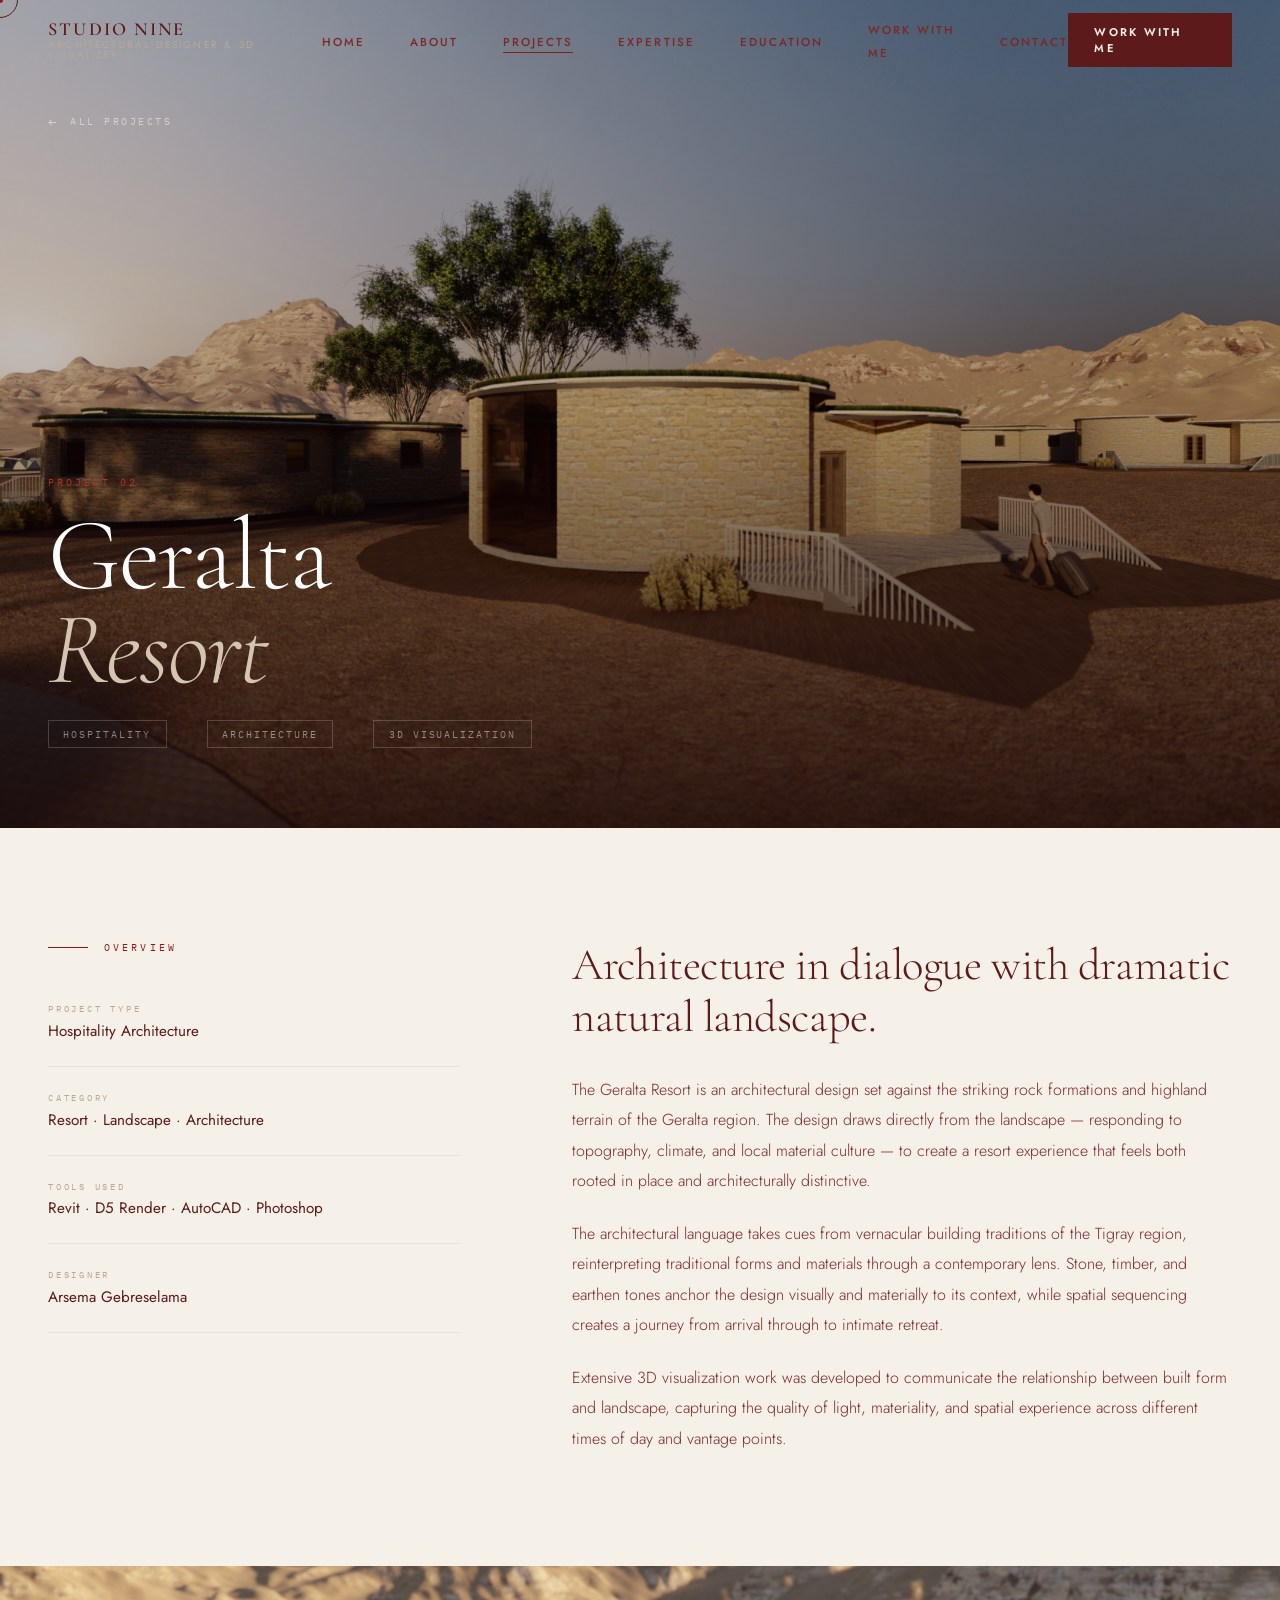
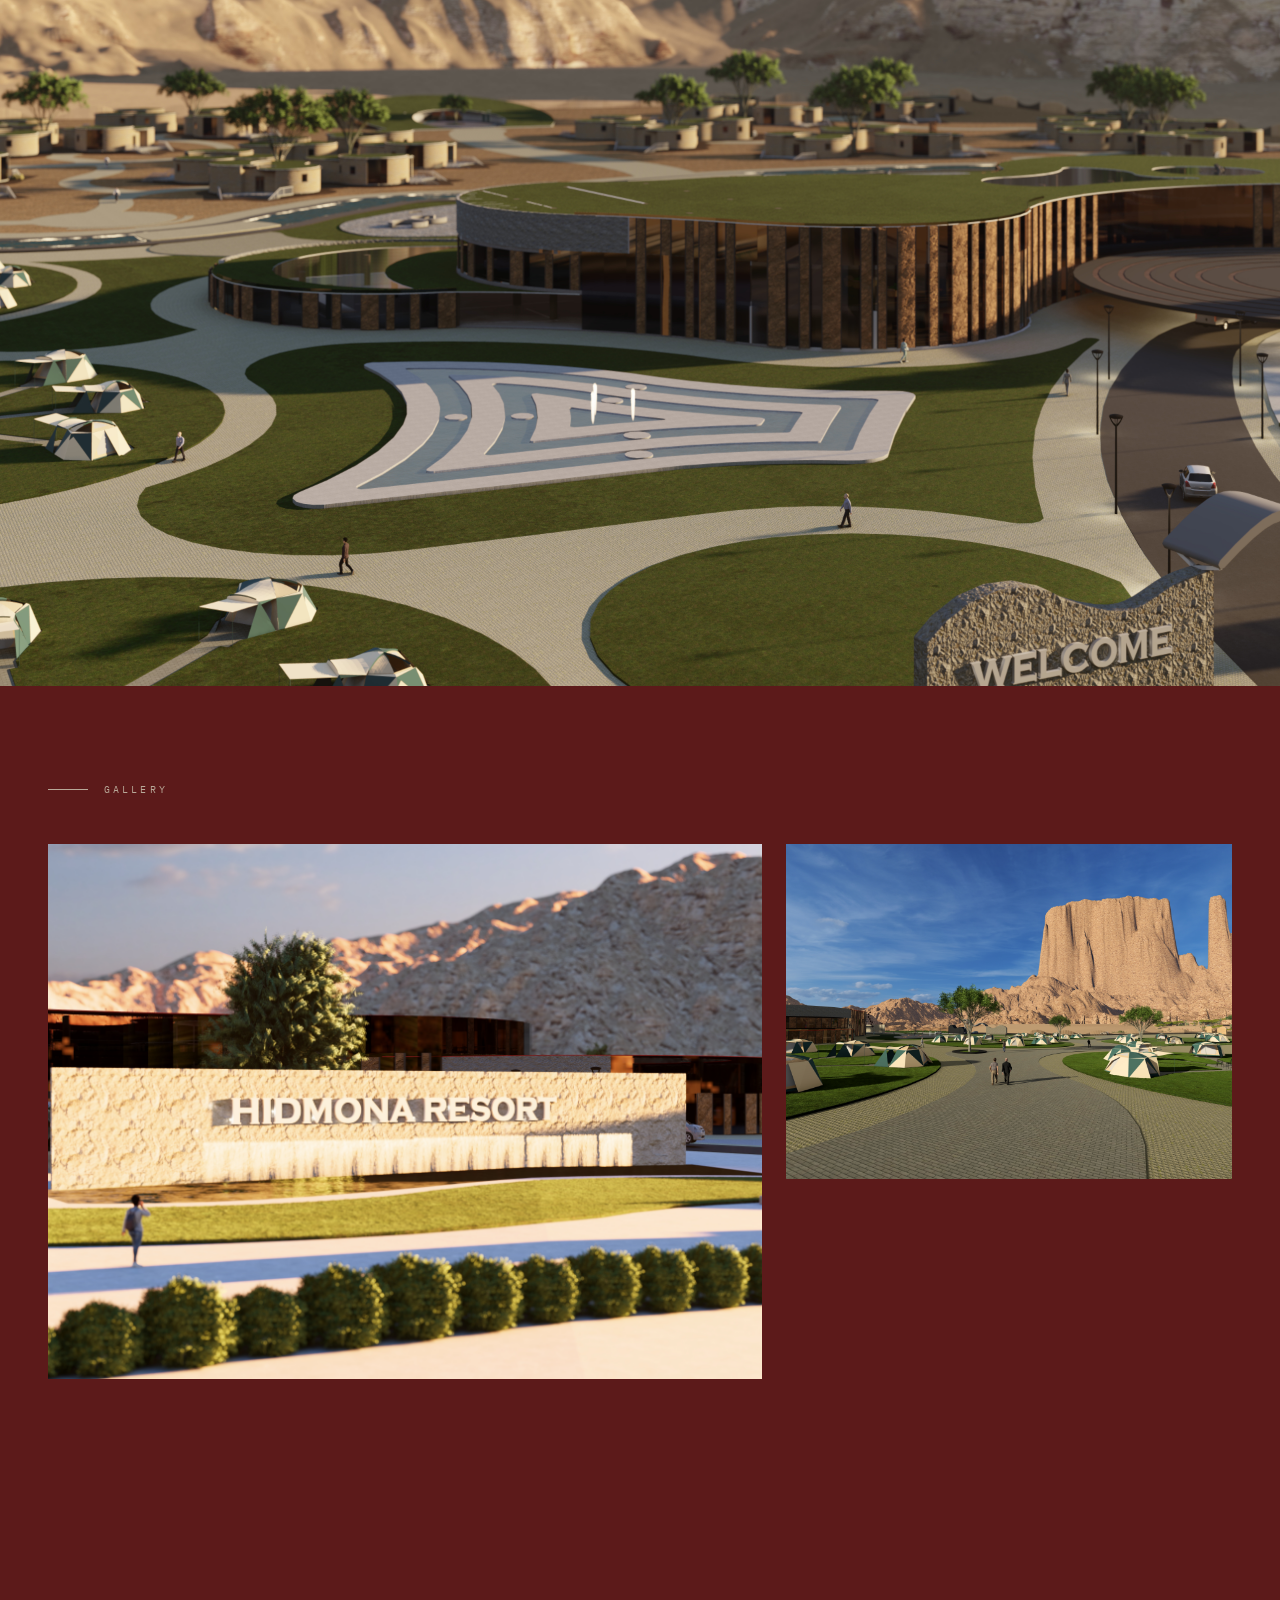
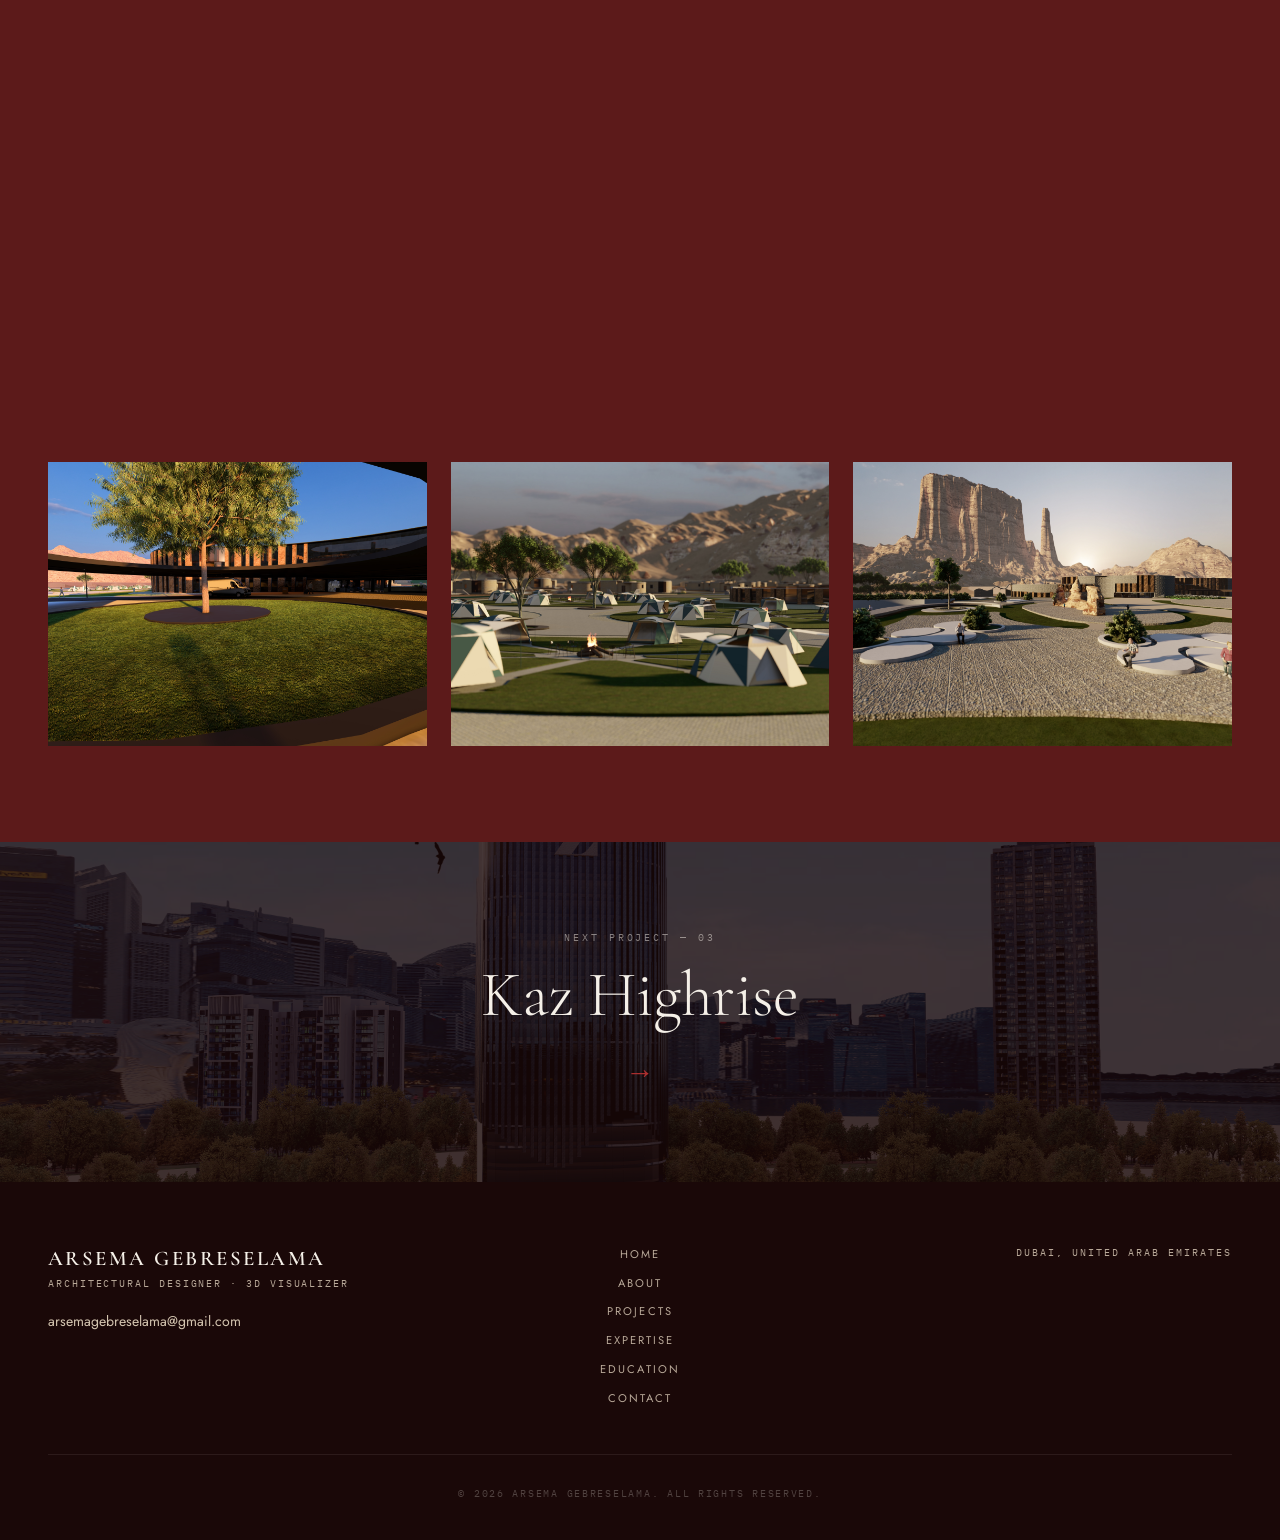
<file: geralta-resort.html>
<!DOCTYPE html>
<html lang="en">
<head>
  <meta charset="UTF-8" />
  <meta name="viewport" content="width=device-width, initial-scale=1.0" />
  <title>Geralta Resort — STUDIO NINE </title>
  <meta name="description" content="Geralta Resort architectural project by Arsema Gebreselama — architectural designer based in Dubai, UAE." />
  <link rel="preconnect" href="https://fonts.googleapis.com" />
  <link rel="preconnect" href="https://fonts.gstatic.com" crossorigin />
  <link href="https://fonts.googleapis.com/css2?family=Cormorant+Garamond:ital,wght@0,300;0,400;0,500;0,600;1,300;1,400;1,500&family=Jost:wght@300;400;500;600&family=IBM+Plex+Mono:wght@300;400&display=swap" rel="stylesheet" />
  <link rel="stylesheet" href="styles.css" />
  <link rel="stylesheet" href="project-styles.css" />
</head>
<body>

  <div class="cursor-dot"  aria-hidden="true"></div>
  <div class="cursor-ring" aria-hidden="true"></div>
  <div class="scroll-progress" aria-hidden="true"></div>

  <nav class="nav scrolled" role="navigation" aria-label="Main navigation">
    <a href="index.html" class="nav-logo" aria-label="Arsema Gebreselama – Home">
      <span class="nav-logo-name">Studio Nine</span>
      <span class="nav-logo-title">Architectural Designer &amp; 3D Visualizer</span>
    </a>
    <ul class="nav-links" role="list">
      <li><a href="index.html#home"       class="nav-link">Home</a></li>
      <li><a href="index.html#about"      class="nav-link">About</a></li>
      <li><a href="index.html#work"       class="nav-link active">Projects</a></li>
      <li><a href="index.html#expertise"  class="nav-link">Expertise</a></li>
      <li><a href="index.html#education"  class="nav-link">Education</a></li>
      <li><a href="index.html#workwithme" class="nav-link">Work With Me</a></li>
      <li><a href="index.html#contact"    class="nav-link">Contact</a></li>
    </ul>
    <a href="index.html#workwithme" class="nav-cta">Work With Me</a>
    <button class="nav-toggle" aria-label="Toggle menu" aria-expanded="false">
      <span></span><span></span><span></span>
    </button>
  </nav>

  <div class="nav-mobile" role="dialog" aria-label="Mobile navigation">
    <a href="index.html"            class="nav-mobile-link">Home</a>
    <a href="index.html#about"      class="nav-mobile-link">About</a>
    <a href="index.html#work"       class="nav-mobile-link">Projects</a>
    <a href="index.html#expertise"  class="nav-mobile-link">Expertise</a>
    <a href="index.html#education"  class="nav-mobile-link">Education</a>
    <a href="index.html#workwithme" class="nav-mobile-link">Work With Me</a>
    <a href="index.html#contact"    class="nav-mobile-link">Contact</a>
  </div>

  <main>

    <!-- ── PROJECT HERO ─────────────────────────────────── -->
    <section class="project-hero" aria-label="Geralta Resort Project">
      <div class="project-hero-bg">
        <img
          src="imagearsu/Geralta resort/0.jpg"
          alt="Geralta Resort — exterior view"
          loading="eager"
          fetchpriority="high"
        />
        <div class="project-hero-overlay"></div>
      </div>

      <a href="index.html#work" class="project-back" aria-label="Back to all projects">
        <span class="project-back-arrow">←</span> All Projects
      </a>

      <div class="project-hero-content">
        <p class="project-hero-num reveal">Project 02</p>
        <h1 class="project-hero-title reveal reveal-delay-1">
          Geralta<br><em>Resort</em>
        </h1>
        <div class="project-hero-meta reveal reveal-delay-2">
          <span class="project-hero-tag">Hospitality</span>
          <span class="project-hero-tag">Architecture</span>
          <span class="project-hero-tag">3D Visualization</span>
        </div>
      </div>
    </section>

    <!-- ── PROJECT OVERVIEW ─────────────────────────────── -->
    <section class="project-overview" aria-label="Project Overview">
      <div class="container">
        <div class="project-overview-inner">

          <div class="project-overview-label">
            <p class="section-label reveal">Overview</p>
            <div class="project-detail-list reveal reveal-delay-1">
              <div class="project-detail">
                <span class="project-detail-key">Project Type</span>
                <span class="project-detail-val">Hospitality Architecture</span>
              </div>
              <div class="project-detail">
                <span class="project-detail-key">Category</span>
                <span class="project-detail-val">Resort · Landscape · Architecture</span>
              </div>
              <div class="project-detail">
                <span class="project-detail-key">Tools Used</span>
                <span class="project-detail-val">Revit · D5 Render · AutoCAD · Photoshop</span>
              </div>
              <div class="project-detail">
                <span class="project-detail-key">Designer</span>
                <span class="project-detail-val">Arsema Gebreselama</span>
              </div>
            </div>
          </div>

          <div class="project-overview-copy">
            <h2 class="project-overview-headline reveal">
              Architecture in dialogue with dramatic natural landscape.
            </h2>
            <p class="project-overview-body reveal reveal-delay-1">
              The Geralta Resort is an architectural design set against the striking rock
              formations and highland terrain of the Geralta region. The design draws
              directly from the landscape — responding to topography, climate, and local
              material culture — to create a resort experience that feels both rooted
              in place and architecturally distinctive.
            </p>
            <p class="project-overview-body reveal reveal-delay-2">
              The architectural language takes cues from vernacular building traditions
              of the Tigray region, reinterpreting traditional forms and materials through
              a contemporary lens. Stone, timber, and earthen tones anchor the design
              visually and materially to its context, while spatial sequencing creates
              a journey from arrival through to intimate retreat.
            </p>
            <p class="project-overview-body reveal reveal-delay-3">
              Extensive 3D visualization work was developed to communicate the relationship
              between built form and landscape, capturing the quality of light, materiality,
              and spatial experience across different times of day and vantage points.
            </p>
          </div>
        </div>
      </div>
    </section>

    <!-- ── FULL BLEED ────────────────────────────────────── -->
    <div class="project-full-bleed reveal">
      <img
        src="imagearsu/Geralta resort/1 (1).jpg"
        alt="Geralta Resort — landscape view"
        loading="lazy"
      />
    </div>

    <!-- ── GALLERY ───────────────────────────────────────── -->
    <section class="project-gallery" aria-label="Project Gallery">
      <div class="container">
        <div class="project-gallery-label">
          <p class="section-label reveal">Gallery</p>
        </div>

        <div class="gallery-grid-hero reveal">
          <div class="gallery-img">
            <img
              src="imagearsu/Geralta resort/2 (1).jpg"
              alt="Geralta Resort — entrance view"
              loading="lazy"
            />
          </div>
          <div class="gallery-img">
            <img
              src="imagearsu/Geralta resort/3_10 - Photo.jpg"
              alt="Geralta Resort — detail"
              loading="lazy"
            />
          </div>
        </div>

        <div class="gallery-grid-3 reveal reveal-delay-1">
          <div class="gallery-img">
            <img
              src="imagearsu/Geralta resort/3_5 - Photo.jpg"
              alt="Geralta Resort — view 03"
              loading="lazy"
            />
          </div>
          <div class="gallery-img">
            <img
              src="imagearsu/Geralta resort/5_10 - Photo.jpg"
              alt="Geralta Resort — view 04"
              loading="lazy"
            />
          </div>
          <div class="gallery-img">
            <img
              src="imagearsu/Geralta resort/5_7 - Photo.jpg"
              alt="Geralta Resort — view 05"
              loading="lazy"
            />
          </div>
        </div>

        <div class="gallery-grid-2 reveal reveal-delay-2" style="margin-top:1.5rem;">
          <div class="gallery-img wide">
            <img
              src="imagearsu/Geralta resort/5_8 - Photo.jpg"
              alt="Geralta Resort — view 06"
              loading="lazy"
            />
          </div>
          <div class="gallery-img wide">
            <img
              src="imagearsu/Geralta resort/5_9 - Photo.jpg"
              alt="Geralta Resort — view 07"
              loading="lazy"
            />
          </div>
        </div>

        <div class="gallery-grid-3 reveal reveal-delay-3" style="margin-top:1.5rem;">
          <div class="gallery-img">
            <img
              src="imagearsu/Geralta resort/7.jpg"
              alt="Geralta Resort — view 08"
              loading="lazy"
            />
          </div>
          <div class="gallery-img">
            <img
              src="imagearsu/Geralta resort/R.jpg"
              alt="Geralta Resort — view 09"
              loading="lazy"
            />
          </div>
          <div class="gallery-img">
            <img
              src="imagearsu/Geralta resort/b.jpg"
              alt="Geralta Resort — view 10"
              loading="lazy"
            />
          </div>
        </div>
      </div>
    </section>

    <!-- ── NEXT PROJECT ──────────────────────────────────── -->
    <a href="kaz-highrise.html" class="project-next" aria-label="Next project: Kaz Highrise">
      <div class="project-next-bg">
        <img
          src="imagearsu/Kaz Highrise/Image(6).png"
          alt="Kaz Highrise"
          loading="lazy"
        />
      </div>
      <div class="project-next-overlay"></div>
      <div class="project-next-content">
        <p class="project-next-label">Next Project — 03</p>
        <h2 class="project-next-title">Kaz Highrise</h2>
        <span class="project-next-arrow">→</span>
      </div>
    </a>

  </main>

  <footer class="footer" role="contentinfo">
    <div class="container">
      <div class="footer-inner">
        <div class="footer-brand">
          <div class="footer-logo-name">Arsema Gebreselama</div>
          <div class="footer-logo-sub">Architectural Designer · 3D Visualizer</div>
          <a href="mailto:arsemagebreselama@gmail.com" class="footer-email">arsemagebreselama@gmail.com</a>
        </div>
        <nav class="footer-nav" aria-label="Footer navigation">
          <a href="index.html"            class="footer-nav-link">Home</a>
          <a href="index.html#about"      class="footer-nav-link">About</a>
          <a href="index.html#work"       class="footer-nav-link">Projects</a>
          <a href="index.html#expertise"  class="footer-nav-link">Expertise</a>
          <a href="index.html#education"  class="footer-nav-link">Education</a>
          <a href="index.html#contact"    class="footer-nav-link">Contact</a>
        </nav>
        <div class="footer-right">
          <span class="footer-location">Dubai, United Arab Emirates</span>
        </div>
      </div>
      <p class="footer-copy">&copy; 2026 Arsema Gebreselama. All Rights Reserved.</p>
    </div>
  </footer>

  <script src="main.js" defer></script>
</body>
</html>
</file>
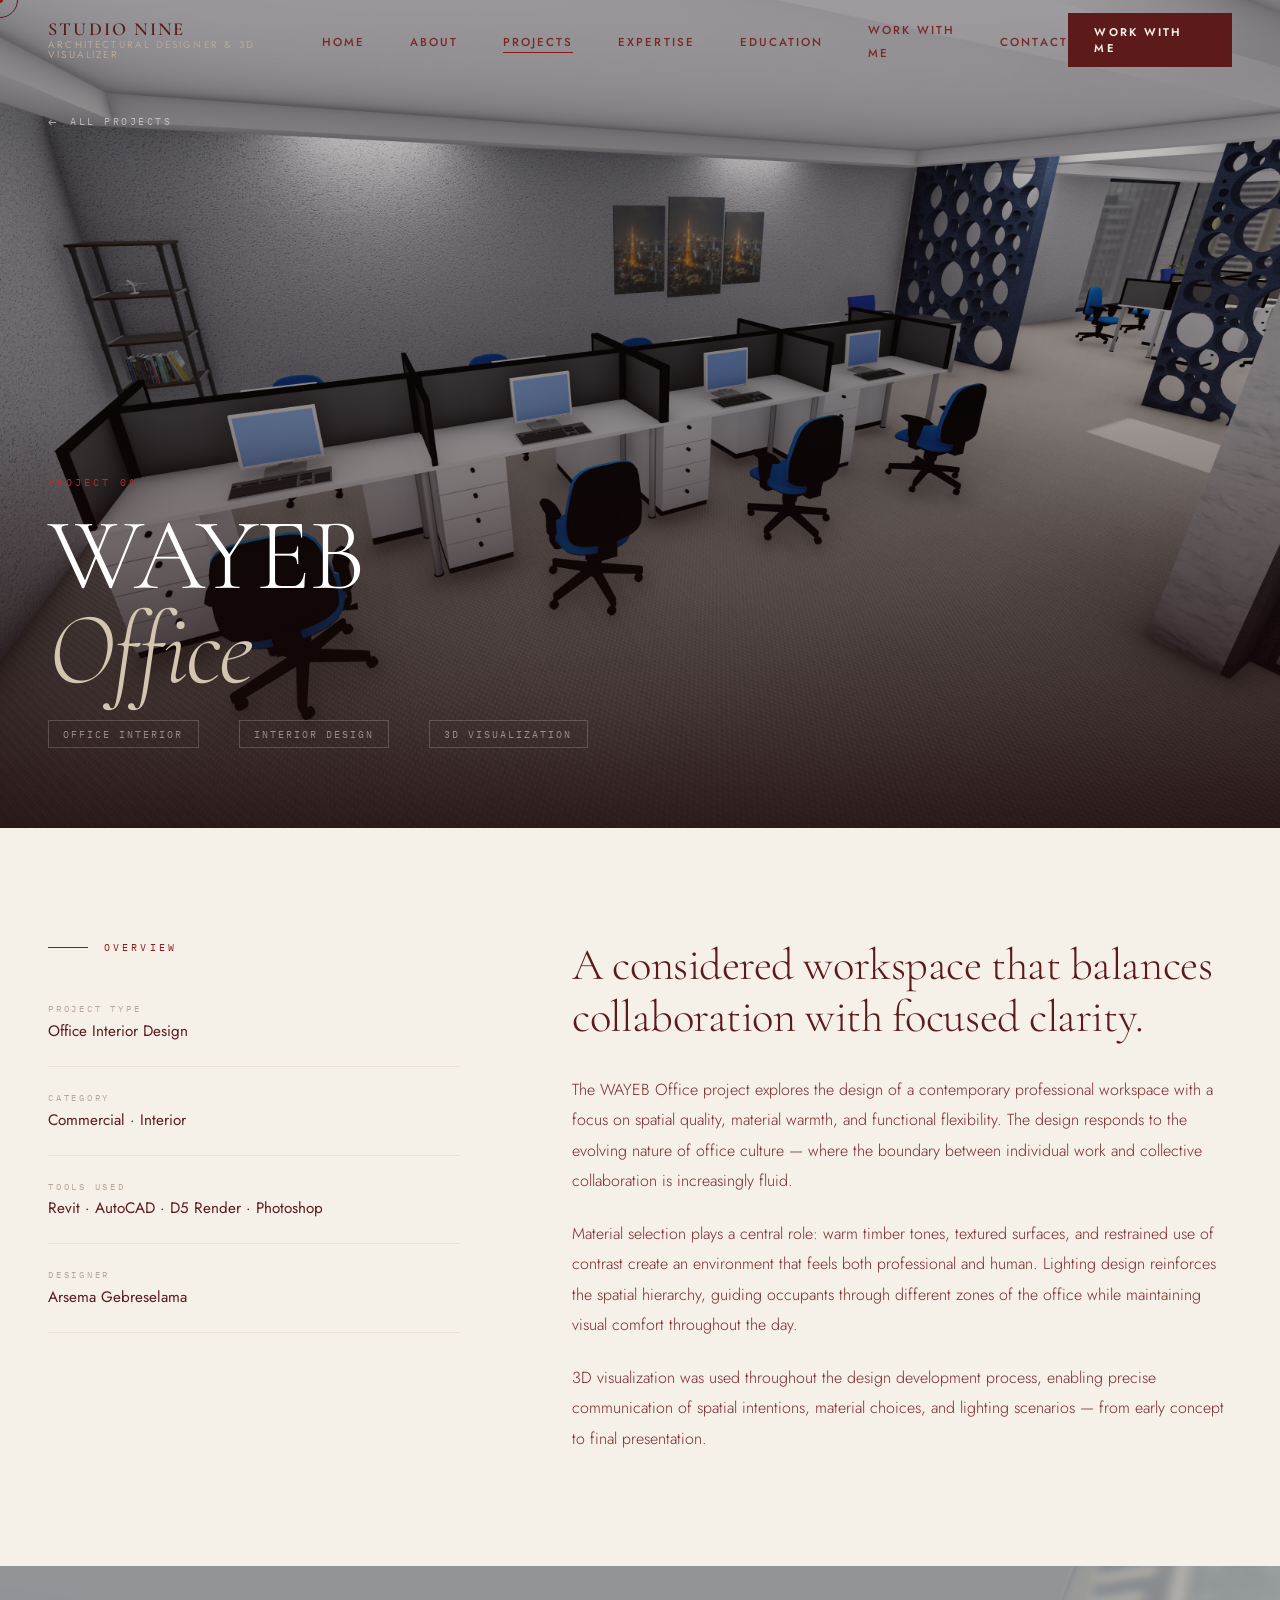
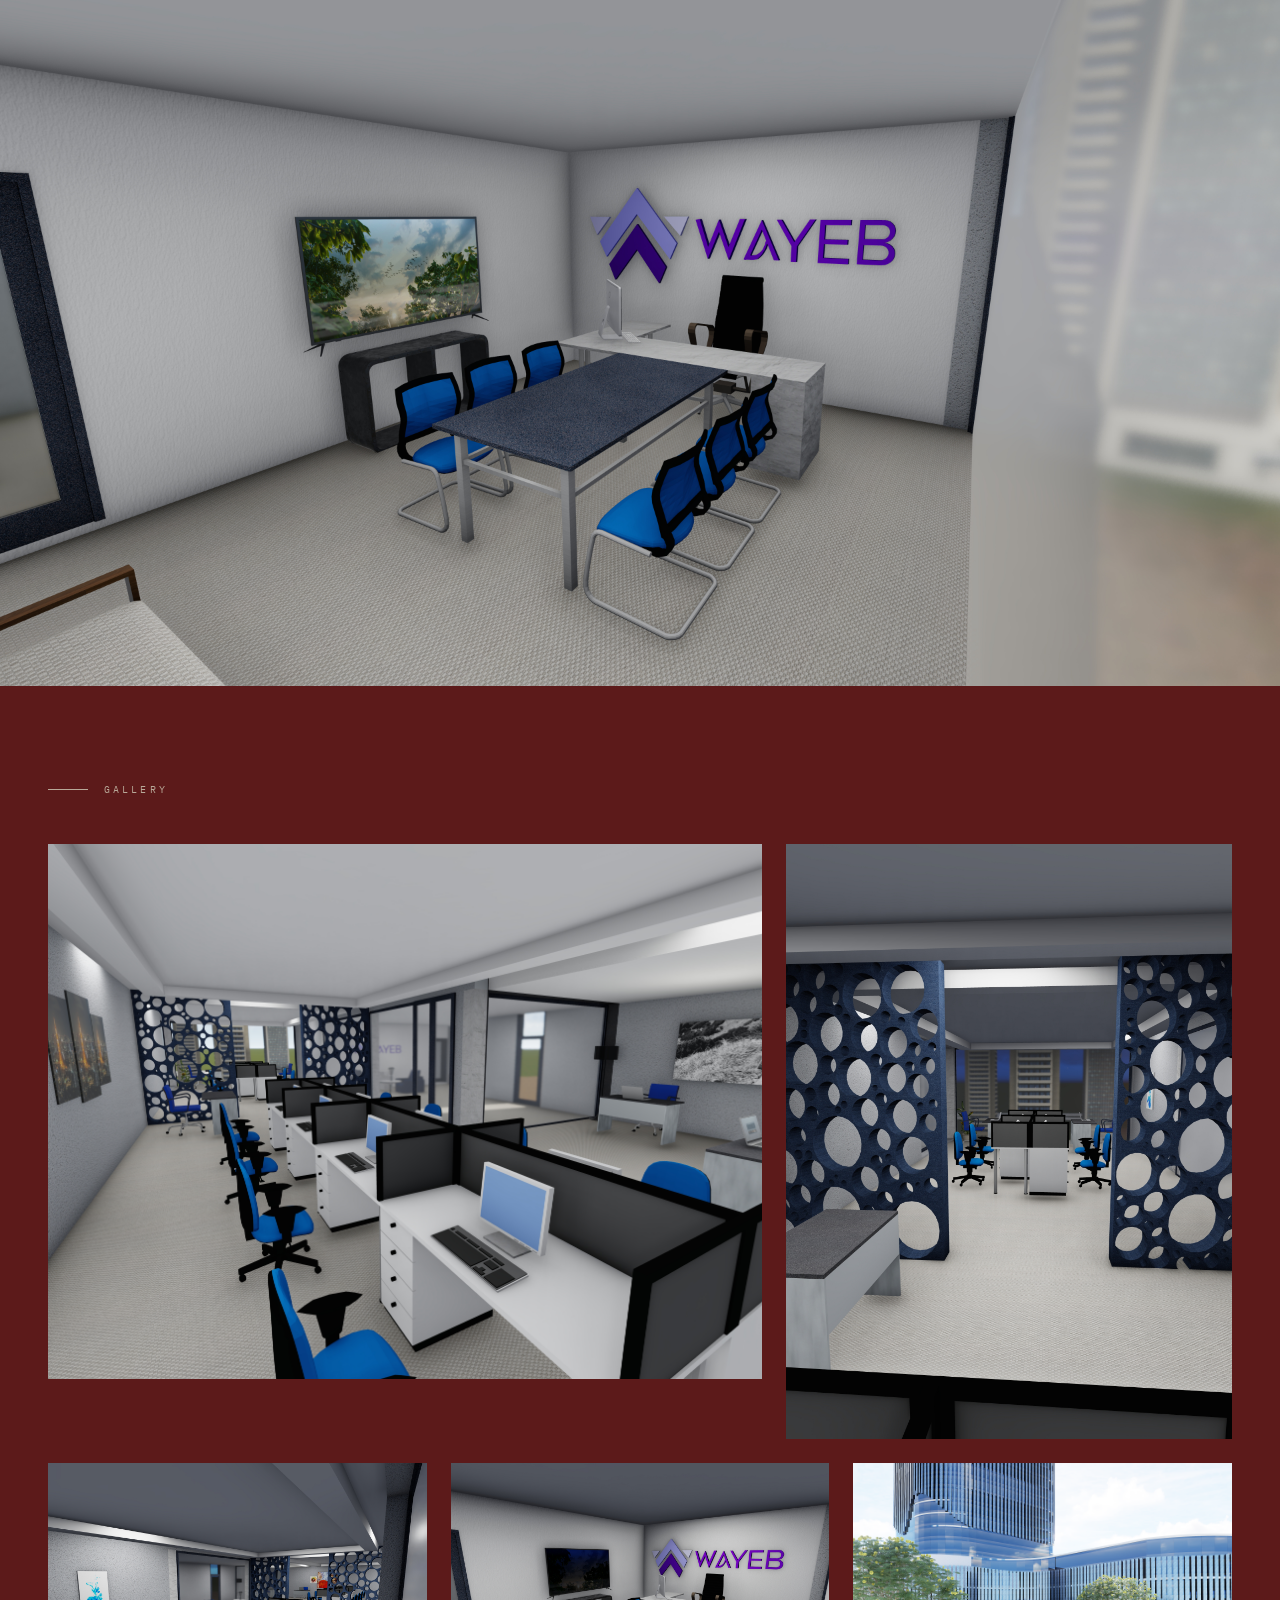
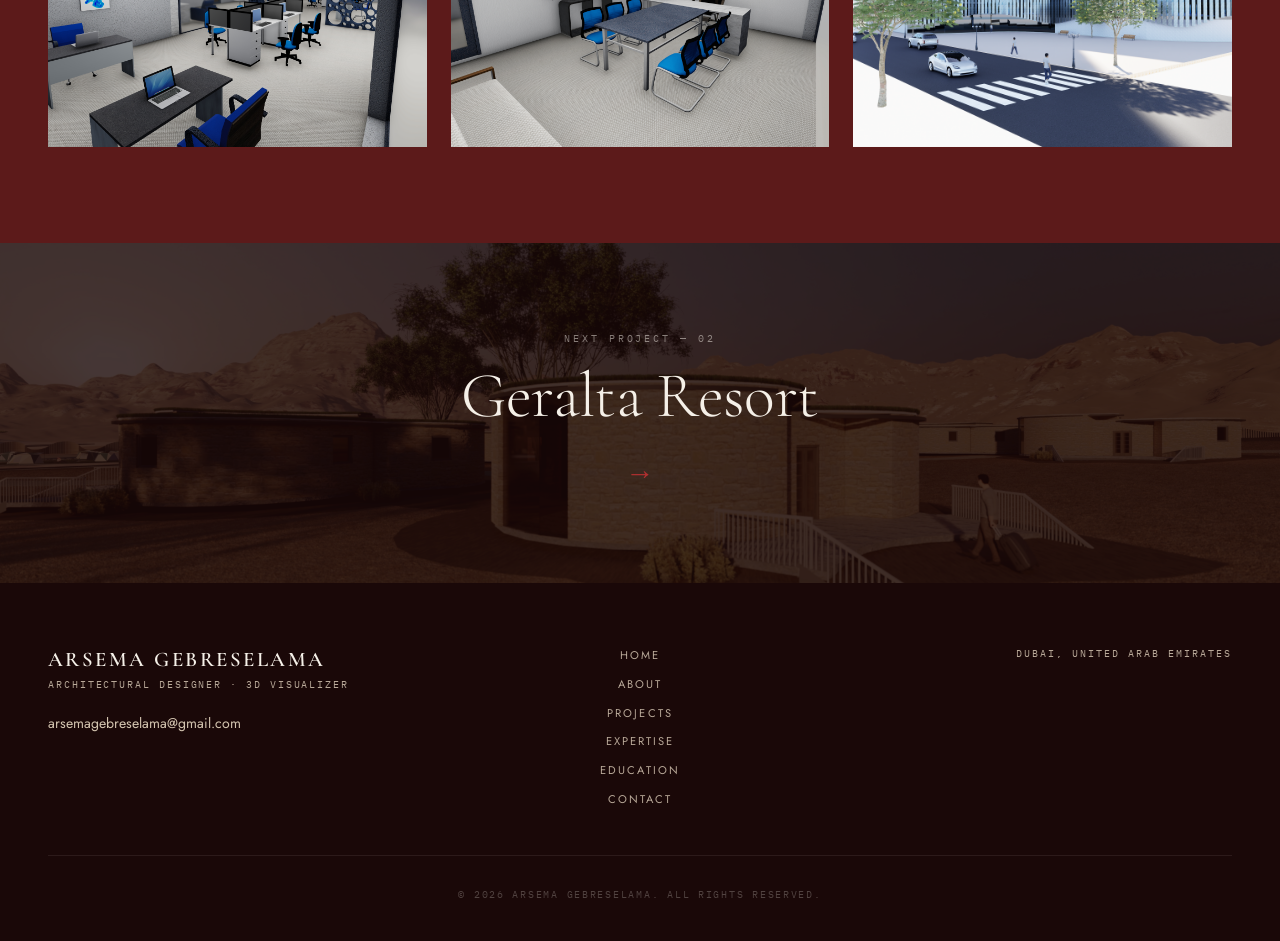
<file: wayeb-office.html>
<!DOCTYPE html>
<html lang="en">
<head>
  <meta charset="UTF-8" />
  <meta name="viewport" content="width=device-width, initial-scale=1.0" />
  <title>WAYEB Office — STUDIO NINE</title>
  <meta name="description" content="WAYEB Office interior design project by Arsema Gebreselama — architectural and interior designer based in Dubai, UAE." />
  <link rel="preconnect" href="https://fonts.googleapis.com" />
  <link rel="preconnect" href="https://fonts.gstatic.com" crossorigin />
  <link href="https://fonts.googleapis.com/css2?family=Cormorant+Garamond:ital,wght@0,300;0,400;0,500;0,600;1,300;1,400;1,500&family=Jost:wght@300;400;500;600&family=IBM+Plex+Mono:wght@300;400&display=swap" rel="stylesheet" />
  <link rel="stylesheet" href="styles.css" />
  <link rel="stylesheet" href="project-styles.css" />
</head>
<body>

  <!-- Custom Cursor -->
  <div class="cursor-dot"  aria-hidden="true"></div>
  <div class="cursor-ring" aria-hidden="true"></div>
  <!-- Scroll Progress -->
  <div class="scroll-progress" aria-hidden="true"></div>

  <!-- Navigation -->
  <nav class="nav scrolled" role="navigation" aria-label="Main navigation">
    <a href="index.html" class="nav-logo" aria-label="Arsema Gebreselama – Home">
      <span class="nav-logo-name">Studio Nine</span>
      <span class="nav-logo-title">Architectural Designer &amp; 3D Visualizer</span>
    </a>
    <ul class="nav-links" role="list">
      <li><a href="index.html#home"       class="nav-link">Home</a></li>
      <li><a href="index.html#about"      class="nav-link">About</a></li>
      <li><a href="index.html#work"       class="nav-link active">Projects</a></li>
      <li><a href="index.html#expertise"  class="nav-link">Expertise</a></li>
      <li><a href="index.html#education"  class="nav-link">Education</a></li>
      <li><a href="index.html#workwithme" class="nav-link">Work With Me</a></li>
      <li><a href="index.html#contact"    class="nav-link">Contact</a></li>
    </ul>
    <a href="index.html#workwithme" class="nav-cta">Work With Me</a>
    <button class="nav-toggle" aria-label="Toggle menu" aria-expanded="false">
      <span></span><span></span><span></span>
    </button>
  </nav>

  <!-- Mobile Navigation -->
  <div class="nav-mobile" role="dialog" aria-label="Mobile navigation">
    <a href="index.html"              class="nav-mobile-link">Home</a>
    <a href="index.html#about"        class="nav-mobile-link">About</a>
    <a href="index.html#work"         class="nav-mobile-link">Projects</a>
    <a href="index.html#expertise"    class="nav-mobile-link">Expertise</a>
    <a href="index.html#education"    class="nav-mobile-link">Education</a>
    <a href="index.html#workwithme"   class="nav-mobile-link">Work With Me</a>
    <a href="index.html#contact"      class="nav-mobile-link">Contact</a>
  </div>

  <main>

    <!-- ── PROJECT HERO ─────────────────────────────────── -->
    <section class="project-hero" aria-label="WAYEB Office Project">
      <div class="project-hero-bg">
        <img
          src="imagearsu/ WAYEB office/1_10 - Photo.jpg"
          alt="WAYEB Office — interior visualization"
          loading="eager"
          fetchpriority="high"
        />
        <div class="project-hero-overlay"></div>
      </div>

      <a href="index.html#work" class="project-back" aria-label="Back to all projects">
        <span class="project-back-arrow">←</span> All Projects
      </a>

      <div class="project-hero-content">
        <p class="project-hero-num reveal">Project 01</p>
        <h1 class="project-hero-title reveal reveal-delay-1">
          WAYEB<br><em>Office</em>
        </h1>
        <div class="project-hero-meta reveal reveal-delay-2">
          <span class="project-hero-tag">Office Interior</span>
          <span class="project-hero-tag">Interior Design</span>
          <span class="project-hero-tag">3D Visualization</span>
        </div>
      </div>
    </section>

    <!-- ── PROJECT OVERVIEW ─────────────────────────────── -->
    <section class="project-overview" aria-label="Project Overview">
      <div class="container">
        <div class="project-overview-inner">

          <div class="project-overview-label">
            <p class="section-label reveal">Overview</p>
            <div class="project-detail-list reveal reveal-delay-1">
              <div class="project-detail">
                <span class="project-detail-key">Project Type</span>
                <span class="project-detail-val">Office Interior Design</span>
              </div>
              <div class="project-detail">
                <span class="project-detail-key">Category</span>
                <span class="project-detail-val">Commercial · Interior</span>
              </div>
              <div class="project-detail">
                <span class="project-detail-key">Tools Used</span>
                <span class="project-detail-val">Revit · AutoCAD · D5 Render · Photoshop</span>
              </div>
              <div class="project-detail">
                <span class="project-detail-key">Designer</span>
                <span class="project-detail-val">Arsema Gebreselama</span>
              </div>
            </div>
          </div>

          <div class="project-overview-copy">
            <h2 class="project-overview-headline reveal">
              A considered workspace that balances collaboration with focused clarity.
            </h2>
            <p class="project-overview-body reveal reveal-delay-1">
              The WAYEB Office project explores the design of a contemporary professional
              workspace with a focus on spatial quality, material warmth, and functional
              flexibility. The design responds to the evolving nature of office culture —
              where the boundary between individual work and collective collaboration
              is increasingly fluid.
            </p>
            <p class="project-overview-body reveal reveal-delay-2">
              Material selection plays a central role: warm timber tones, textured surfaces,
              and restrained use of contrast create an environment that feels both
              professional and human. Lighting design reinforces the spatial hierarchy,
              guiding occupants through different zones of the office while maintaining
              visual comfort throughout the day.
            </p>
            <p class="project-overview-body reveal reveal-delay-3">
              3D visualization was used throughout the design development process,
              enabling precise communication of spatial intentions, material choices,
              and lighting scenarios — from early concept to final presentation.
            </p>
          </div>
        </div>
      </div>
    </section>

    <!-- ── FULL BLEED ────────────────────────────────────── -->
    <div class="project-full-bleed reveal">
      <img
        src="imagearsu/ WAYEB office/1_4 - Photo.jpg"
        alt="WAYEB Office — spatial overview"
        loading="lazy"
      />
    </div>

    <!-- ── GALLERY ───────────────────────────────────────── -->
    <section class="project-gallery" aria-label="Project Gallery">
      <div class="container">
        <div class="project-gallery-label">
          <p class="section-label reveal">Gallery</p>
        </div>

        <div class="gallery-grid-hero reveal">
          <div class="gallery-img">
            <img
              src="imagearsu/ WAYEB office/1_7 - Photo.jpg"
              alt="WAYEB Office — design detail"
              loading="lazy"
            />
          </div>
          <div class="gallery-img tall">
            <img
              src="imagearsu/ WAYEB office/2_16 - Photo.jpg"
              alt="WAYEB Office — material detail"
              loading="lazy"
            />
          </div>
        </div>

        <div class="gallery-grid-3 reveal reveal-delay-1">
          <div class="gallery-img">
            <img
              src="imagearsu/ WAYEB office/2_17 - Photo.jpg"
              alt="WAYEB Office — view 04"
              loading="lazy"
            />
          </div>
          <div class="gallery-img">
            <img
              src="imagearsu/ WAYEB office/2_18 - Photo.jpg"
              alt="WAYEB Office — view 05"
              loading="lazy"
            />
          </div>
          <div class="gallery-img">
            <img
              src="imagearsu/ WAYEB office/Image(1).png"
              alt="WAYEB Office — concept render"
              loading="lazy"
            />
          </div>
        </div>
      </div>
    </section>

    <!-- ── NEXT PROJECT ──────────────────────────────────── -->
    <a href="geralta-resort.html" class="project-next" aria-label="Next project: Geralta Resort">
      <div class="project-next-bg">
        <img
          src="imagearsu/Geralta resort/0.jpg"
          alt="Geralta Resort"
          loading="lazy"
        />
      </div>
      <div class="project-next-overlay"></div>
      <div class="project-next-content">
        <p class="project-next-label">Next Project — 02</p>
        <h2 class="project-next-title">Geralta Resort</h2>
        <span class="project-next-arrow">→</span>
      </div>
    </a>

  </main>

  <!-- Footer -->
  <footer class="footer" role="contentinfo">
    <div class="container">
      <div class="footer-inner">
        <div class="footer-brand">
          <div class="footer-logo-name">Arsema Gebreselama</div>
          <div class="footer-logo-sub">Architectural Designer · 3D Visualizer</div>
          <a href="mailto:arsemagebreselama@gmail.com" class="footer-email">arsemagebreselama@gmail.com</a>
        </div>
        <nav class="footer-nav" aria-label="Footer navigation">
          <a href="index.html"              class="footer-nav-link">Home</a>
          <a href="index.html#about"        class="footer-nav-link">About</a>
          <a href="index.html#work"         class="footer-nav-link">Projects</a>
          <a href="index.html#expertise"    class="footer-nav-link">Expertise</a>
          <a href="index.html#education"    class="footer-nav-link">Education</a>
          <a href="index.html#contact"      class="footer-nav-link">Contact</a>
        </nav>
        <div class="footer-right">
          <span class="footer-location">Dubai, United Arab Emirates</span>
        </div>
      </div>
      <p class="footer-copy">&copy; 2026 Arsema Gebreselama. All Rights Reserved.</p>
    </div>
  </footer>

  <script src="main.js" defer></script>
</body>
</html>
</file>
<file: styles.css>
/* ============================================================
   ARSEMA GEBRESELAMA — PORTFOLIO
   Premium Architectural & Interior Design Portfolio
   ============================================================ */

/* ── CUSTOM PROPERTIES ──────────────────────────────────── */
:root {
  /* Palette — Beige & Deep Burgundy */
  --ivory:        #F5F0E8;
  --ivory-dark:   #EAE2D6;
  --stone:        #D4C5B0;
  --stone-mid:    #B8A898;
  --charcoal:     #5C1A1A;
  --charcoal-mid: #7A2828;
  --charcoal-soft:#9A4A4A;
  --terracotta:   #8B1A1A;
  --terracotta-lt:#B03030;
  --white:        #FFFFFF;
  --black:        #1A0808;

  /* Typography */
  --font-display: 'Cormorant Garamond', 'Playfair Display', 'Georgia', serif;
  --font-body:    'Jost', 'Inter', 'Helvetica Neue', Arial, sans-serif;
  --font-mono:    'IBM Plex Mono', 'Courier New', monospace;

  /* Spacing scale */
  --sp-xs:  0.5rem;
  --sp-sm:  1rem;
  --sp-md:  2rem;
  --sp-lg:  4rem;
  --sp-xl:  8rem;
  --sp-2xl: 12rem;

  /* Timing */
  --ease-out:   cubic-bezier(0.16, 1, 0.3, 1);
  --ease-in-out:cubic-bezier(0.645, 0.045, 0.355, 1.000);
  --dur-fast:   0.3s;
  --dur-mid:    0.6s;
  --dur-slow:   1.1s;

  /* Layout */
  --max-w:      1440px;
  --nav-h:      80px;
}

/* ── RESET & BASE ───────────────────────────────────────── */
*, *::before, *::after { box-sizing: border-box; margin: 0; padding: 0; }

html {
  scroll-behavior: smooth;
  font-size: 16px;
  -webkit-font-smoothing: antialiased;
  -moz-osx-font-smoothing: grayscale;
}

body {
  font-family: var(--font-body);
  background-color: var(--ivory);
  color: var(--charcoal);
  overflow-x: hidden;
  cursor: none;
}

img { display: block; width: 100%; height: 100%; object-fit: cover; }
a  { text-decoration: none; color: inherit; }
ul { list-style: none; }
button { cursor: none; border: none; background: none; font-family: inherit; }

/* ── CUSTOM CURSOR ──────────────────────────────────────── */
.cursor-dot,
.cursor-ring {
  position: fixed;
  top: 0; left: 0;
  pointer-events: none;
  z-index: 9999;
  transform: translate(-50%, -50%);
  transition: opacity var(--dur-fast) ease;
}
.cursor-dot {
  width: 6px; height: 6px;
  background: var(--terracotta);
  border-radius: 50%;
}
.cursor-ring {
  width: 36px; height: 36px;
  border: 1.5px solid var(--charcoal);
  border-radius: 50%;
  transition: transform 0.12s ease, width var(--dur-fast) ease, height var(--dur-fast) ease, border-color var(--dur-fast) ease;
}
.cursor-ring.hover {
  width: 60px; height: 60px;
  border-color: var(--terracotta);
}

/* ── SCROLL PROGRESS BAR ────────────────────────────────── */
.scroll-progress {
  position: fixed;
  top: 0; left: 0;
  height: 2px;
  width: 0%;
  background: var(--terracotta);
  z-index: 10000;
  transition: width 0.05s linear;
}

/* ── NAVIGATION ─────────────────────────────────────────── */
.nav {
  position: fixed;
  top: 0; left: 0; right: 0;
  height: var(--nav-h);
  z-index: 1000;
  display: flex;
  align-items: center;
  justify-content: space-between;
  padding: 0 3rem;
  transition: background var(--dur-mid) ease, box-shadow var(--dur-mid) ease;
}
.nav.scrolled {
  background: rgba(245,240,232,0.97);
  backdrop-filter: blur(12px);
  -webkit-backdrop-filter: blur(12px);
  box-shadow: 0 1px 0 rgba(92,26,26,0.08);
}

.nav-logo {
  display: flex;
  flex-direction: column;
  gap: 2px;
}
.nav-logo-name {
  font-family: var(--font-display);
  font-size: 1.15rem;
  font-weight: 600;
  letter-spacing: 0.12em;
  text-transform: uppercase;
  color: var(--charcoal);
  line-height: 1;
}
.nav-logo-title {
  font-family: var(--font-body);
  font-size: 0.62rem;
  letter-spacing: 0.22em;
  text-transform: uppercase;
  color: var(--stone-mid);
  line-height: 1;
}

.nav-links {
  display: flex;
  align-items: center;
  gap: 2.8rem;
}
.nav-link {
  font-family: var(--font-body);
  font-size: 0.72rem;
  font-weight: 500;
  letter-spacing: 0.18em;
  text-transform: uppercase;
  color: var(--charcoal-mid);
  position: relative;
  padding-bottom: 3px;
  transition: color var(--dur-fast) ease;
}
.nav-link::after {
  content: '';
  position: absolute;
  bottom: 0; left: 0;
  width: 0; height: 1px;
  background: var(--terracotta);
  transition: width var(--dur-mid) var(--ease-out);
}
.nav-link:hover { color: var(--charcoal); }
.nav-link:hover::after,
.nav-link.active::after { width: 100%; }

.nav-cta {
  font-family: var(--font-body);
  font-size: 0.7rem;
  font-weight: 600;
  letter-spacing: 0.2em;
  text-transform: uppercase;
  color: var(--ivory);
  background: var(--charcoal);
  padding: 0.65rem 1.6rem;
  border: 1px solid var(--charcoal);
  transition: background var(--dur-fast) ease, color var(--dur-fast) ease, transform var(--dur-fast) ease;
}
.nav-cta:hover {
  background: var(--terracotta);
  border-color: var(--terracotta);
  transform: translateY(-1px);
}

/* Hamburger */
.nav-toggle {
  display: none;
  flex-direction: column;
  gap: 5px;
  width: 28px;
  cursor: pointer;
}
.nav-toggle span {
  display: block;
  height: 1.5px;
  background: var(--charcoal);
  transition: transform var(--dur-mid) ease, opacity var(--dur-fast) ease, width var(--dur-mid) ease;
  transform-origin: left center;
}
.nav-toggle.open span:nth-child(1) { transform: rotate(45deg); width: 100%; }
.nav-toggle.open span:nth-child(2) { opacity: 0; }
.nav-toggle.open span:nth-child(3) { transform: rotate(-45deg); width: 100%; }

/* Mobile menu */
.nav-mobile {
  display: none;
  position: fixed;
  inset: 0;
  background: var(--charcoal);
  z-index: 999;
  flex-direction: column;
  align-items: center;
  justify-content: center;
  gap: 2.5rem;
  opacity: 0;
  pointer-events: none;
  transition: opacity var(--dur-mid) ease;
}
.nav-mobile.open {
  opacity: 1;
  pointer-events: all;
  display: flex;
}
.nav-mobile-link {
  font-family: var(--font-display);
  font-size: clamp(2rem, 5vw, 3.5rem);
  font-weight: 400;
  letter-spacing: 0.06em;
  color: var(--ivory);
  transition: color var(--dur-fast) ease;
}
.nav-mobile-link:hover { color: var(--terracotta); }

/* ── SECTION UTILITIES ──────────────────────────────────── */
.section-label {
  font-family: var(--font-mono);
  font-size: 0.65rem;
  letter-spacing: 0.3em;
  text-transform: uppercase;
  color: var(--terracotta);
  display: flex;
  align-items: center;
  gap: 1rem;
}
.section-label::before {
  content: '';
  display: block;
  width: 2.5rem;
  height: 1px;
  background: var(--terracotta);
}

.container {
  max-width: var(--max-w);
  margin: 0 auto;
  padding: 0 3rem;
}

/* ── SCROLL REVEAL ──────────────────────────────────────── */
.reveal {
  opacity: 0;
  transform: translateY(40px);
  transition: opacity var(--dur-slow) var(--ease-out), transform var(--dur-slow) var(--ease-out);
}
.reveal.visible {
  opacity: 1;
  transform: translateY(0);
}
.reveal-delay-1 { transition-delay: 0.1s; }
.reveal-delay-2 { transition-delay: 0.2s; }
.reveal-delay-3 { transition-delay: 0.35s; }
.reveal-delay-4 { transition-delay: 0.5s; }

.reveal-left {
  opacity: 0;
  transform: translateX(-50px);
  transition: opacity var(--dur-slow) var(--ease-out), transform var(--dur-slow) var(--ease-out);
}
.reveal-left.visible { opacity: 1; transform: translateX(0); }

.reveal-right {
  opacity: 0;
  transform: translateX(50px);
  transition: opacity var(--dur-slow) var(--ease-out), transform var(--dur-slow) var(--ease-out);
}
.reveal-right.visible { opacity: 1; transform: translateX(0); }

/* ── BUTTONS ────────────────────────────────────────────── */
.btn {
  display: inline-flex;
  align-items: center;
  gap: 0.75rem;
  font-family: var(--font-body);
  font-size: 0.72rem;
  font-weight: 600;
  letter-spacing: 0.22em;
  text-transform: uppercase;
  padding: 1rem 2.2rem;
  transition: transform var(--dur-fast) ease, background var(--dur-fast) ease, color var(--dur-fast) ease, border-color var(--dur-fast) ease;
  position: relative;
  overflow: hidden;
}
.btn::before {
  content: '';
  position: absolute;
  inset: 0;
  background: currentColor;
  opacity: 0;
  transform: scaleX(0);
  transform-origin: left;
  transition: transform var(--dur-mid) var(--ease-out), opacity 0s;
}
.btn:hover { transform: translateY(-2px); }

.btn-dark {
  background: var(--charcoal);
  color: var(--ivory);
  border: 1.5px solid var(--charcoal);
}
.btn-dark:hover {
  background: var(--black);
  border-color: var(--black);
}

.btn-outline {
  background: transparent;
  color: var(--charcoal);
  border: 1.5px solid var(--charcoal);
}
.btn-outline:hover {
  background: var(--charcoal);
  color: var(--ivory);
}

.btn-terracotta {
  background: var(--terracotta);
  color: var(--ivory);
  border: 1.5px solid var(--terracotta);
}
.btn-terracotta:hover {
  background: var(--charcoal);
  border-color: var(--charcoal);
}

.btn-ghost {
  background: transparent;
  color: var(--ivory);
  border: 1.5px solid rgba(245,240,232,0.5);
}
.btn-ghost:hover {
  background: rgba(245,240,232,0.1);
  border-color: var(--ivory);
}

.btn-arrow { font-size: 1rem; transition: transform var(--dur-fast) ease; }
.btn:hover .btn-arrow { transform: translateX(4px); }

/* ── HERO ───────────────────────────────────────────────── */
.hero {
  position: relative;
  height: 100vh;
  min-height: 700px;
  overflow: hidden;
  display: flex;
  align-items: flex-end;
}

.hero-bg {
  position: absolute;
  inset: 0;
  will-change: transform;
}
.hero-bg img {
  width: 100%; height: 100%;
  object-fit: cover;
  transform: scale(1.08);
  transition: transform 12s ease;
}
.hero-bg-overlay {
  position: absolute;
  inset: 0;
  background: linear-gradient(
    to top,
    rgba(26,8,8,0.82) 0%,
    rgba(26,8,8,0.35) 40%,
    rgba(26,8,8,0.15) 70%,
    rgba(26,8,8,0.2) 100%
  );
}

.hero-content {
  position: relative;
  z-index: 2;
  width: 100%;
  padding: 0 3rem 5rem;
  max-width: var(--max-w);
  margin: 0 auto;
}

.hero-eyebrow {
  font-family: var(--font-mono);
  font-size: 0.65rem;
  letter-spacing: 0.35em;
  text-transform: uppercase;
  color: var(--terracotta-lt);
  margin-bottom: 1.5rem;
  display: flex;
  align-items: center;
  gap: 1rem;
}
.hero-eyebrow::before {
  content: '';
  display: block;
  width: 3rem;
  height: 1px;
  background: var(--terracotta-lt);
}

.hero-name {
  font-family: var(--font-display);
  font-size: clamp(3.5rem, 8vw, 8.5rem);
  font-weight: 300;
  color: var(--white);
  line-height: 0.92;
  letter-spacing: -0.01em;
  margin-bottom: 1.2rem;
}
.hero-name em {
  font-style: italic;
  font-weight: 400;
  color: var(--stone);
}

.hero-tagline {
  font-family: var(--font-body);
  font-size: clamp(0.85rem, 1.5vw, 1.05rem);
  font-weight: 300;
  color: rgba(245,240,232,0.72);
  letter-spacing: 0.08em;
  max-width: 520px;
  line-height: 1.75;
  margin-bottom: 2.5rem;
}

.hero-ctas {
  display: flex;
  align-items: center;
  gap: 1.2rem;
  flex-wrap: wrap;
}

.hero-scroll {
  position: absolute;
  bottom: 2.5rem;
  right: 3rem;
  display: flex;
  align-items: center;
  gap: 0.75rem;
  color: rgba(245,240,232,0.5);
  font-family: var(--font-mono);
  font-size: 0.6rem;
  letter-spacing: 0.2em;
  text-transform: uppercase;
  writing-mode: vertical-rl;
  transform: rotate(180deg);
  z-index: 2;
  animation: scrollBounce 2.5s ease-in-out infinite;
}
.hero-scroll-line {
  width: 1px;
  height: 3.5rem;
  background: linear-gradient(to top, transparent, rgba(245,240,232,0.4));
}
@keyframes scrollBounce {
  0%,100% { transform: rotate(180deg) translateY(0); }
  50%      { transform: rotate(180deg) translateY(-8px); }
}

/* ── INTRODUCTION ───────────────────────────────────────── */
.intro {
  padding: var(--sp-xl) 0;
  background: var(--ivory);
}
.intro-inner {
  display: grid;
  grid-template-columns: 1fr 1fr;
  gap: 6rem;
  align-items: center;
}
.intro-headline {
  font-family: var(--font-display);
  font-size: clamp(3rem, 5vw, 5.5rem);
  font-weight: 300;
  line-height: 1.05;
  color: var(--charcoal);
  letter-spacing: -0.01em;
}
.intro-headline em {
  font-style: italic;
  color: var(--terracotta);
}
.intro-right {
  display: flex;
  flex-direction: column;
  gap: 2rem;
}
.intro-body {
  font-family: var(--font-body);
  font-size: 1.05rem;
  font-weight: 300;
  line-height: 1.9;
  color: var(--charcoal-mid);
}
.intro-stats {
  display: grid;
  grid-template-columns: 1fr 1fr;
  gap: 1.5rem;
  padding-top: 1.5rem;
  border-top: 1px solid var(--ivory-dark);
}
.stat-item {}
.stat-number {
  font-family: var(--font-display);
  font-size: 2.8rem;
  font-weight: 300;
  line-height: 1;
  color: var(--charcoal);
}
.stat-label {
  font-family: var(--font-mono);
  font-size: 0.62rem;
  letter-spacing: 0.2em;
  text-transform: uppercase;
  color: var(--stone-mid);
  margin-top: 0.4rem;
}

/* ── SELECTED WORK ──────────────────────────────────────── */
.work {
  background: var(--charcoal);
  padding: var(--sp-xl) 0;
}
.work-header {
  display: flex;
  align-items: flex-end;
  justify-content: space-between;
  margin-bottom: 5rem;
}
.work-headline {
  font-family: var(--font-display);
  font-size: clamp(3rem, 5vw, 5rem);
  font-weight: 300;
  color: var(--ivory);
  line-height: 1;
  letter-spacing: -0.01em;
}
.work-header .section-label { color: var(--stone-mid); }
.work-header .section-label::before { background: var(--stone-mid); }

/* Project grid */
.projects-grid {
  display: flex;
  flex-direction: column;
  gap: 0;
}

.project-item {
  position: relative;
  display: grid;
  grid-template-columns: 1fr 1fr;
  min-height: 540px;
  overflow: hidden;
  border-bottom: 1px solid rgba(245,240,232,0.08);
  cursor: none;
  text-decoration: none;
}
.project-item:nth-child(even) { direction: rtl; }
.project-item:nth-child(even) .project-info { direction: ltr; }
.project-item:nth-child(even) .project-img-wrap { direction: ltr; }

.project-img-wrap {
  position: relative;
  overflow: hidden;
}
.project-img-wrap img {
  height: 100%;
  transition: transform 0.8s var(--ease-out);
}
.project-item:hover .project-img-wrap img {
  transform: scale(1.05);
}
.project-img-overlay {
  position: absolute;
  inset: 0;
  background: rgba(26,8,8,0.2);
  transition: opacity var(--dur-mid) ease;
}
.project-item:hover .project-img-overlay { opacity: 0; }

.project-info {
  display: flex;
  flex-direction: column;
  justify-content: space-between;
  padding: 3.5rem 4rem;
  background: var(--charcoal);
  transition: background var(--dur-mid) ease;
}
.project-item:hover .project-info { background: #6B2020; }

.project-number {
  font-family: var(--font-mono);
  font-size: 0.65rem;
  letter-spacing: 0.25em;
  color: var(--terracotta);
}
.project-meta {
  flex: 1;
  display: flex;
  flex-direction: column;
  justify-content: center;
  gap: 1.2rem;
  padding: 2rem 0;
}
.project-category {
  font-family: var(--font-mono);
  font-size: 0.6rem;
  letter-spacing: 0.3em;
  text-transform: uppercase;
  color: var(--stone-mid);
}
.project-title {
  font-family: var(--font-display);
  font-size: clamp(2rem, 3vw, 3rem);
  font-weight: 300;
  color: var(--ivory);
  line-height: 1.1;
  letter-spacing: -0.01em;
}
.project-desc {
  font-size: 0.9rem;
  font-weight: 300;
  color: var(--stone);
  line-height: 1.75;
  max-width: 380px;
}
.project-link-row {
  display: flex;
  align-items: center;
  justify-content: space-between;
}
.project-view {
  font-family: var(--font-body);
  font-size: 0.7rem;
  font-weight: 500;
  letter-spacing: 0.2em;
  text-transform: uppercase;
  color: var(--ivory);
  display: flex;
  align-items: center;
  gap: 0.75rem;
  transition: gap var(--dur-fast) ease, color var(--dur-fast) ease;
}
.project-view-line {
  width: 2.5rem;
  height: 1px;
  background: var(--ivory);
  transition: width var(--dur-mid) var(--ease-out);
}
.project-item:hover .project-view { color: var(--terracotta-lt); }
.project-item:hover .project-view-line { width: 4rem; background: var(--terracotta-lt); }

/* ── THESIS FEATURE ─────────────────────────────────────── */
.thesis {
  background: var(--ivory-dark);
  padding: var(--sp-xl) 0;
  overflow: hidden;
}
.thesis-inner {
  display: grid;
  grid-template-columns: 1fr 1.2fr;
  gap: 8rem;
  align-items: center;
}
.thesis-label { margin-bottom: 2rem; }
.thesis-kicker {
  font-family: var(--font-mono);
  font-size: 0.6rem;
  letter-spacing: 0.3em;
  text-transform: uppercase;
  color: var(--stone-mid);
  margin-bottom: 1rem;
}
.thesis-headline {
  font-family: var(--font-display);
  font-size: clamp(2.2rem, 3.5vw, 3.8rem);
  font-weight: 300;
  line-height: 1.1;
  color: var(--charcoal);
  letter-spacing: -0.01em;
  margin-bottom: 2rem;
}
.thesis-body {
  font-size: 1rem;
  font-weight: 300;
  line-height: 1.85;
  color: var(--charcoal-mid);
  margin-bottom: 2.5rem;
}
.thesis-visual {
  position: relative;
}
.thesis-img-main {
  width: 100%;
  aspect-ratio: 3/4;
  overflow: hidden;
}
.thesis-img-main img {
  width: 100%; height: 100%;
  object-fit: cover;
  transition: transform 0.8s var(--ease-out);
}
.thesis-img-main:hover img { transform: scale(1.03); }
.thesis-img-accent {
  position: absolute;
  bottom: -3rem;
  left: -4rem;
  width: 55%;
  aspect-ratio: 4/3;
  overflow: hidden;
  border: 4px solid var(--ivory-dark);
}
.thesis-img-accent img {
  width: 100%; height: 100%;
  object-fit: cover;
}

/* ── ABOUT ──────────────────────────────────────────────── */
.about {
  background: var(--charcoal);
  padding: var(--sp-xl) 0;
}
.about-inner {
  display: grid;
  grid-template-columns: 1fr 1.1fr;
  gap: 7rem;
  align-items: start;
}
.about-portrait-wrap {
  position: relative;
}
.about-portrait {
  width: 100%;
  aspect-ratio: 3/4;
  overflow: hidden;
}
.about-portrait img {
  width: 100%; height: 100%;
  object-fit: cover;
  object-position: top center;
  transition: transform 0.8s var(--ease-out);
}
.about-portrait:hover img { transform: scale(1.04); }
.about-portrait-caption {
  position: absolute;
  bottom: 2rem;
  left: -2rem;
  background: var(--terracotta);
  padding: 1.2rem 1.8rem;
  color: var(--ivory);
}
.about-portrait-caption .caption-name {
  font-family: var(--font-display);
  font-size: 1.1rem;
  font-weight: 600;
  letter-spacing: 0.06em;
  line-height: 1;
}
.about-portrait-caption .caption-title {
  font-family: var(--font-mono);
  font-size: 0.6rem;
  letter-spacing: 0.2em;
  text-transform: uppercase;
  opacity: 0.85;
  margin-top: 0.4rem;
}

.about-content { padding-top: 1rem; }
.about-label { margin-bottom: 2.5rem; }
.about-label .section-label { color: var(--stone-mid); }
.about-label .section-label::before { background: var(--stone-mid); }

.about-quote {
  font-family: var(--font-display);
  font-size: clamp(1.4rem, 2.5vw, 2rem);
  font-weight: 300;
  font-style: italic;
  color: var(--ivory);
  line-height: 1.55;
  margin-bottom: 2.5rem;
  padding-left: 1.5rem;
  border-left: 2px solid var(--terracotta);
}

.about-bio {
  font-size: 0.95rem;
  font-weight: 300;
  line-height: 1.9;
  color: var(--stone);
  margin-bottom: 2.5rem;
}

.about-details {
  display: grid;
  grid-template-columns: 1fr 1fr;
  gap: 1.5rem;
  padding-top: 2rem;
  border-top: 1px solid rgba(245,240,232,0.1);
  margin-bottom: 2.5rem;
}
.about-detail-item {}
.about-detail-label {
  font-family: var(--font-mono);
  font-size: 0.58rem;
  letter-spacing: 0.3em;
  text-transform: uppercase;
  color: var(--stone-mid);
  margin-bottom: 0.4rem;
}
.about-detail-value {
  font-size: 0.88rem;
  font-weight: 400;
  color: var(--ivory);
}

/* ── EXPERTISE ──────────────────────────────────────────── */
.expertise {
  background: var(--ivory);
  padding: var(--sp-xl) 0;
}
.expertise-header {
  display: grid;
  grid-template-columns: 1fr 1fr;
  gap: 6rem;
  align-items: end;
  margin-bottom: 5rem;
}
.expertise-headline {
  font-family: var(--font-display);
  font-size: clamp(3rem, 5vw, 5rem);
  font-weight: 300;
  line-height: 1;
  letter-spacing: -0.01em;
  color: var(--charcoal);
}
.expertise-intro {
  font-size: 1rem;
  font-weight: 300;
  line-height: 1.85;
  color: var(--charcoal-mid);
}

.expertise-areas {
  display: grid;
  grid-template-columns: 1fr 1fr;
  gap: 0;
}
.expertise-area {
  padding: 3.5rem;
  border: 1px solid var(--ivory-dark);
  transition: background var(--dur-mid) ease;
  position: relative;
  overflow: hidden;
}
.expertise-area::before {
  content: '';
  position: absolute;
  top: 0; left: 0;
  width: 3px; height: 0;
  background: var(--terracotta);
  transition: height var(--dur-mid) var(--ease-out);
}
.expertise-area:hover::before { height: 100%; }
.expertise-area:hover { background: var(--ivory-dark); }

.expertise-num {
  font-family: var(--font-mono);
  font-size: 0.62rem;
  letter-spacing: 0.25em;
  color: var(--terracotta);
  margin-bottom: 1.5rem;
}
.expertise-name {
  font-family: var(--font-display);
  font-size: 1.6rem;
  font-weight: 400;
  color: var(--charcoal);
  margin-bottom: 1.5rem;
  line-height: 1.2;
}
.expertise-skills {
  display: flex;
  flex-wrap: wrap;
  gap: 0.6rem;
}
.skill-tag {
  font-family: var(--font-body);
  font-size: 0.72rem;
  font-weight: 400;
  letter-spacing: 0.06em;
  color: var(--charcoal-mid);
  padding: 0.35rem 0.8rem;
  background: var(--ivory);
  border: 1px solid var(--ivory-dark);
}

/* Toolkit */
.toolkit {
  margin-top: 5rem;
  padding-top: 5rem;
  border-top: 1px solid var(--ivory-dark);
}
.toolkit-headline {
  font-family: var(--font-display);
  font-size: clamp(1.8rem, 3vw, 2.8rem);
  font-weight: 300;
  color: var(--charcoal);
  margin-bottom: 3rem;
}
.toolkit-list {
  display: flex;
  flex-wrap: wrap;
  gap: 0;
}
.toolkit-item {
  padding: 1.8rem 3rem;
  border: 1px solid var(--ivory-dark);
  display: flex;
  flex-direction: column;
  gap: 0.5rem;
  transition: background var(--dur-fast) ease, border-color var(--dur-fast) ease;
  min-width: 160px;
}
.toolkit-item:hover {
  background: var(--charcoal);
  border-color: var(--charcoal);
}
.toolkit-name {
  font-family: var(--font-body);
  font-size: 0.95rem;
  font-weight: 500;
  color: var(--charcoal);
  transition: color var(--dur-fast) ease;
}
.toolkit-item:hover .toolkit-name { color: var(--ivory); }
.toolkit-type {
  font-family: var(--font-mono);
  font-size: 0.58rem;
  letter-spacing: 0.2em;
  text-transform: uppercase;
  color: var(--stone-mid);
  transition: color var(--dur-fast) ease;
}
.toolkit-item:hover .toolkit-type { color: var(--stone); }

/* ── EDUCATION ──────────────────────────────────────────── */
.education {
  background: var(--ivory-dark);
  padding: var(--sp-xl) 0;
}
.education-inner {
  display: grid;
  grid-template-columns: 1fr 1.5fr;
  gap: 8rem;
  align-items: start;
}
.education-headline {
  font-family: var(--font-display);
  font-size: clamp(3rem, 5vw, 5rem);
  font-weight: 300;
  line-height: 1;
  color: var(--charcoal);
  letter-spacing: -0.01em;
  position: sticky;
  top: 120px;
}
.education-entries {}
.edu-entry {
  padding: 3rem 0;
  border-bottom: 1px solid var(--stone);
  display: grid;
  grid-template-columns: 6rem 1fr;
  gap: 2rem;
}
.edu-entry:first-child { padding-top: 0; }
.edu-year {
  font-family: var(--font-mono);
  font-size: 0.72rem;
  letter-spacing: 0.15em;
  color: var(--terracotta);
  padding-top: 0.4rem;
}
.edu-degree {
  font-family: var(--font-display);
  font-size: 1.5rem;
  font-weight: 400;
  color: var(--charcoal);
  line-height: 1.2;
  margin-bottom: 0.5rem;
}
.edu-school {
  font-size: 0.88rem;
  font-weight: 500;
  color: var(--charcoal-mid);
  letter-spacing: 0.06em;
  margin-bottom: 0.3rem;
}
.edu-location {
  font-family: var(--font-mono);
  font-size: 0.62rem;
  letter-spacing: 0.2em;
  text-transform: uppercase;
  color: var(--stone-mid);
  margin-bottom: 1rem;
}
.edu-thesis {
  font-size: 0.88rem;
  font-weight: 300;
  line-height: 1.7;
  color: var(--charcoal-soft);
  padding: 1rem 1.2rem;
  background: var(--ivory);
  border-left: 2px solid var(--terracotta);
  font-style: italic;
}

/* ── WORK WITH ME ───────────────────────────────────────── */
.work-with-me {
  background: var(--charcoal);
  padding: var(--sp-xl) 0;
  text-align: center;
}
.wwm-headline {
  font-family: var(--font-display);
  font-size: clamp(3.5rem, 7vw, 8rem);
  font-weight: 300;
  color: var(--ivory);
  line-height: 0.95;
  letter-spacing: -0.02em;
  margin-bottom: 1.5rem;
}
.wwm-headline em {
  display: block;
  font-style: italic;
  color: var(--terracotta-lt);
}
.wwm-sub {
  font-size: 1rem;
  font-weight: 300;
  color: var(--stone);
  max-width: 520px;
  margin: 0 auto 4rem;
  line-height: 1.75;
}
.wwm-options {
  display: flex;
  justify-content: center;
  flex-wrap: wrap;
  gap: 1rem;
  margin-bottom: 4rem;
}
.wwm-option {
  font-family: var(--font-body);
  font-size: 0.7rem;
  font-weight: 500;
  letter-spacing: 0.2em;
  text-transform: uppercase;
  color: var(--stone);
  padding: 0.8rem 1.8rem;
  border: 1px solid rgba(245,240,232,0.15);
  transition: color var(--dur-fast) ease, border-color var(--dur-fast) ease, background var(--dur-fast) ease;
}
.wwm-option:hover {
  color: var(--ivory);
  border-color: var(--terracotta);
  background: rgba(139,26,26,0.15);
}
.wwm-ctas {
  display: flex;
  justify-content: center;
  gap: 1.2rem;
  flex-wrap: wrap;
}

/* ── CONTACT ────────────────────────────────────────────── */
.contact {
  background: var(--ivory);
  padding: var(--sp-xl) 0;
}
.contact-inner {
  display: grid;
  grid-template-columns: 1fr 1.2fr;
  gap: 8rem;
  align-items: start;
}
.contact-left {}
.contact-statement {
  font-family: var(--font-display);
  font-size: clamp(2.5rem, 4.5vw, 5rem);
  font-weight: 300;
  color: var(--charcoal);
  line-height: 1.05;
  letter-spacing: -0.01em;
  margin-bottom: 2.5rem;
}
.contact-statement em {
  display: block;
  font-style: italic;
  color: var(--terracotta);
}
.contact-details {
  display: flex;
  flex-direction: column;
  gap: 1.5rem;
}
.contact-item {
  display: flex;
  flex-direction: column;
  gap: 0.3rem;
}
.contact-item-label {
  font-family: var(--font-mono);
  font-size: 0.58rem;
  letter-spacing: 0.3em;
  text-transform: uppercase;
  color: var(--stone-mid);
}
.contact-item-value {
  font-size: 1rem;
  font-weight: 400;
  color: var(--charcoal);
  transition: color var(--dur-fast) ease;
}
a.contact-item-value:hover { color: var(--terracotta); }

/* Contact form */
.contact-form {
  display: flex;
  flex-direction: column;
  gap: 1.5rem;
}
.form-row { display: grid; grid-template-columns: 1fr 1fr; gap: 1.5rem; }
.form-group { display: flex; flex-direction: column; gap: 0.5rem; }
.form-label {
  font-family: var(--font-mono);
  font-size: 0.6rem;
  letter-spacing: 0.25em;
  text-transform: uppercase;
  color: var(--charcoal-soft);
}
.form-input,
.form-select,
.form-textarea {
  font-family: var(--font-body);
  font-size: 0.95rem;
  font-weight: 300;
  color: var(--charcoal);
  background: transparent;
  border: none;
  border-bottom: 1px solid var(--stone);
  padding: 0.75rem 0;
  outline: none;
  transition: border-color var(--dur-fast) ease;
  width: 100%;
  -webkit-appearance: none;
}
.form-input::placeholder,
.form-textarea::placeholder { color: var(--stone); }
.form-input:focus,
.form-select:focus,
.form-textarea:focus { border-color: var(--charcoal); }
.form-textarea { resize: none; min-height: 100px; }
.form-select { cursor: pointer; }
.form-submit { align-self: flex-start; margin-top: 0.5rem; }

.form-message {
  font-size: 0.85rem;
  padding: 0.75rem 1rem;
  display: none;
}
.form-message.success {
  display: block;
  color: #8B1A1A;
  background: #f5e8e8;
  border-left: 3px solid #8B1A1A;
}
.form-message.error {
  display: block;
  color: #5C1A1A;
  background: #fdf0e8;
  border-left: 3px solid #5C1A1A;
}

/* ── FOOTER ─────────────────────────────────────────────── */
.footer {
  background: var(--black);
  padding: 4rem 0 2.5rem;
}
.footer-inner {
  display: grid;
  grid-template-columns: 1fr auto 1fr;
  gap: 4rem;
  align-items: start;
  padding-bottom: 3rem;
  border-bottom: 1px solid rgba(245,240,232,0.08);
  margin-bottom: 2rem;
}
.footer-brand {}
.footer-logo-name {
  font-family: var(--font-display);
  font-size: 1.3rem;
  font-weight: 600;
  letter-spacing: 0.12em;
  text-transform: uppercase;
  color: var(--ivory);
  margin-bottom: 0.4rem;
}
.footer-logo-sub {
  font-family: var(--font-mono);
  font-size: 0.6rem;
  letter-spacing: 0.2em;
  text-transform: uppercase;
  color: var(--stone-mid);
  margin-bottom: 1.2rem;
}
.footer-email {
  font-size: 0.88rem;
  color: var(--stone);
  transition: color var(--dur-fast) ease;
}
.footer-email:hover { color: var(--terracotta-lt); }

.footer-nav {
  display: flex;
  flex-direction: column;
  gap: 0.8rem;
  align-items: center;
}
.footer-nav-link {
  font-family: var(--font-body);
  font-size: 0.7rem;
  font-weight: 400;
  letter-spacing: 0.18em;
  text-transform: uppercase;
  color: var(--stone-mid);
  transition: color var(--dur-fast) ease;
}
.footer-nav-link:hover { color: var(--ivory); }

.footer-right {
  display: flex;
  flex-direction: column;
  align-items: flex-end;
  gap: 1rem;
}
.footer-location {
  font-family: var(--font-mono);
  font-size: 0.62rem;
  letter-spacing: 0.2em;
  text-transform: uppercase;
  color: var(--stone-mid);
}

.footer-copy {
  text-align: center;
  font-family: var(--font-mono);
  font-size: 0.6rem;
  letter-spacing: 0.18em;
  color: rgba(245,240,232,0.25);
  text-transform: uppercase;
}

/* ── LOADING SCREEN ─────────────────────────────────────── */
.loading-screen {
  position: fixed;
  inset: 0;
  background: var(--black);
  z-index: 99999;
  display: flex;
  flex-direction: column;
  align-items: center;
  justify-content: center;
  gap: 2rem;
  transition: opacity 0.6s ease, visibility 0.6s ease;
}
.loading-screen.hidden {
  opacity: 0;
  visibility: hidden;
  pointer-events: none;
  display: none !important;
}
.loading-name {
  font-family: var(--font-display);
  font-size: clamp(2rem, 5vw, 4rem);
  font-weight: 300;
  color: var(--ivory);
  letter-spacing: 0.15em;
  text-transform: uppercase;
  overflow: hidden;
}
.loading-name-inner {
  display: block;
  transform: translateY(100%);
  animation: slideUp 0.8s var(--ease-out) 0.3s forwards;
}
.loading-bar-wrap {
  width: 200px;
  height: 1px;
  background: rgba(245,240,232,0.15);
}
.loading-bar {
  height: 100%;
  background: var(--terracotta);
  width: 0%;
  animation: loadBar 1.2s ease forwards;
}
@keyframes slideUp {
  to { transform: translateY(0); }
}
@keyframes loadBar {
  to { width: 100%; }
}

/* ── RESPONSIVE ─────────────────────────────────────────── */
@media (max-width: 1100px) {
  .intro-inner      { gap: 4rem; }
  .thesis-inner     { gap: 5rem; }
  .about-inner      { gap: 4rem; }
  .contact-inner    { gap: 4rem; }
  .education-inner  { gap: 5rem; }
  .expertise-header { gap: 3rem; }
}

@media (max-width: 900px) {
  :root { --nav-h: 68px; }

  .nav-links,
  .nav-cta         { display: none; }
  .nav-toggle      { display: flex; }

  .hero-content    { padding: 0 1.5rem 4rem; }
  .hero-scroll     { display: none; }

  .container       { padding: 0 1.5rem; }

  .intro-inner     { grid-template-columns: 1fr; gap: 3rem; }
  .intro-stats     { grid-template-columns: 1fr 1fr 1fr; }

  .project-item    { grid-template-columns: 1fr; min-height: auto; }
  .project-item:nth-child(even) { direction: ltr; }
  .project-img-wrap { aspect-ratio: 16/9; height: auto; }
  .project-info    { padding: 2.5rem; }

  .thesis-inner    { grid-template-columns: 1fr; gap: 4rem; }
  .thesis-img-accent { display: none; }

  .about-inner     { grid-template-columns: 1fr; gap: 3rem; }
  .about-portrait-caption { left: 0; }

  .expertise-header { grid-template-columns: 1fr; gap: 1.5rem; }
  .expertise-areas  { grid-template-columns: 1fr; }
  .expertise-area   { padding: 2.5rem; }

  .education-inner  { grid-template-columns: 1fr; gap: 3rem; }
  .education-headline { position: static; }

  .contact-inner   { grid-template-columns: 1fr; gap: 3rem; }
  .form-row        { grid-template-columns: 1fr; }

  .footer-inner    { grid-template-columns: 1fr; gap: 2.5rem; text-align: center; }
  .footer-nav      { flex-direction: row; flex-wrap: wrap; justify-content: center; }
  .footer-right    { align-items: center; }

  .work-header     { flex-direction: column; align-items: flex-start; gap: 1rem; }
}

@media (max-width: 600px) {
  :root { --sp-xl: 5rem; --sp-lg: 3rem; }

  .hero-name       { font-size: clamp(2.8rem, 12vw, 4rem); }
  .wwm-headline    { font-size: clamp(2.5rem, 10vw, 4rem); }

  .intro-stats     { grid-template-columns: 1fr 1fr; }
  .about-details   { grid-template-columns: 1fr; }
  .toolkit-item    { min-width: 130px; }
  .edu-entry       { grid-template-columns: 1fr; gap: 0.5rem; }

  .nav { padding: 0 1.5rem; }
}
</file>
<file: project-styles.css>
/* ============================================================
   ARSEMA GEBRESELAMA — PROJECT CASE STUDY STYLES
   Shared styles for all project pages
   ============================================================ */

/* NOTE: styles.css is loaded separately in each project page <head> */

/* ── PROJECT HERO ────────────────────────────────────────── */
.project-hero {
  position: relative;
  height: 92vh;
  min-height: 600px;
  overflow: hidden;
  display: flex;
  align-items: flex-end;
  background: var(--black);
}

.project-hero-bg {
  position: absolute;
  inset: 0;
  will-change: transform;
}
.project-hero-bg img {
  width: 100%; height: 100%;
  object-fit: cover;
  transform: scale(1.0);
  transition: transform 10s ease;
}
.project-hero-overlay {
  position: absolute;
  inset: 0;
  background: linear-gradient(
    to top,
    rgba(26,8,8,0.88) 0%,
    rgba(26,8,8,0.3) 50%,
    rgba(26,8,8,0.15) 100%
  );
}

.project-hero-content {
  position: relative;
  z-index: 2;
  padding: 0 3rem 5rem;
  width: 100%;
  max-width: var(--max-w);
  margin: 0 auto;
}

.project-back {
  position: absolute;
  top: calc(var(--nav-h) + 2rem);
  left: 3rem;
  z-index: 2;
  display: flex;
  align-items: center;
  gap: 0.75rem;
  font-family: var(--font-mono);
  font-size: 0.62rem;
  letter-spacing: 0.25em;
  text-transform: uppercase;
  color: rgba(245,240,232,0.6);
  transition: color var(--dur-fast) ease, gap var(--dur-fast) ease;
}
.project-back:hover { color: var(--ivory); gap: 1rem; }
.project-back-arrow { font-size: 0.9rem; }

.project-hero-num {
  font-family: var(--font-mono);
  font-size: 0.62rem;
  letter-spacing: 0.3em;
  text-transform: uppercase;
  color: var(--terracotta-lt);
  margin-bottom: 1.2rem;
}
.project-hero-title {
  font-family: var(--font-display);
  font-size: clamp(3.5rem, 8vw, 8rem);
  font-weight: 300;
  color: var(--white);
  line-height: 0.92;
  letter-spacing: -0.02em;
  margin-bottom: 1.5rem;
}
.project-hero-title em {
  display: block;
  font-style: italic;
  color: var(--stone);
}
.project-hero-meta {
  display: flex;
  align-items: center;
  gap: 2.5rem;
  flex-wrap: wrap;
}
.project-hero-tag {
  font-family: var(--font-mono);
  font-size: 0.62rem;
  letter-spacing: 0.2em;
  text-transform: uppercase;
  color: rgba(245,240,232,0.5);
  padding: 0.4rem 0.9rem;
  border: 1px solid rgba(245,240,232,0.2);
}

/* ── PROJECT OVERVIEW ────────────────────────────────────── */
.project-overview {
  background: var(--ivory);
  padding: 7rem 0;
}
.project-overview-inner {
  display: grid;
  grid-template-columns: 1fr 1.6fr;
  gap: 7rem;
  align-items: start;
}
.project-overview-label {
  display: flex;
  flex-direction: column;
  gap: 2rem;
  position: sticky;
  top: 120px;
}
.project-detail-list {
  display: flex;
  flex-direction: column;
  gap: 1.5rem;
  margin-top: 1rem;
}
.project-detail {
  display: flex;
  flex-direction: column;
  gap: 0.3rem;
  padding-bottom: 1.5rem;
  border-bottom: 1px solid var(--ivory-dark);
}
.project-detail-key {
  font-family: var(--font-mono);
  font-size: 0.58rem;
  letter-spacing: 0.3em;
  text-transform: uppercase;
  color: var(--stone-mid);
}
.project-detail-val {
  font-size: 0.95rem;
  font-weight: 400;
  color: var(--charcoal);
}

.project-overview-copy {}
.project-overview-headline {
  font-family: var(--font-display);
  font-size: clamp(2rem, 3.5vw, 3.2rem);
  font-weight: 300;
  color: var(--charcoal);
  line-height: 1.15;
  letter-spacing: -0.01em;
  margin-bottom: 2rem;
}
.project-overview-body {
  font-size: 1rem;
  font-weight: 300;
  line-height: 1.9;
  color: var(--charcoal-mid);
}
.project-overview-body + .project-overview-body { margin-top: 1.4rem; }

/* ── FULL-BLEED IMAGE ────────────────────────────────────── */
.project-full-bleed {
  width: 100%;
  height: 80vh;
  min-height: 450px;
  overflow: hidden;
  position: relative;
}
.project-full-bleed img {
  width: 100%;
  height: 100%;
  object-fit: cover;
  transition: transform 0.8s var(--ease-out);
}
.project-full-bleed:hover img { transform: scale(1.03); }

/* ── IMAGE GALLERY ───────────────────────────────────────── */
.project-gallery {
  background: var(--charcoal);
  padding: 6rem 0;
}
.project-gallery-label {
  margin-bottom: 3rem;
}
.project-gallery-label .section-label {
  color: var(--stone-mid);
}
.project-gallery-label .section-label::before {
  background: var(--stone-mid);
}

.gallery-grid-2 {
  display: grid;
  grid-template-columns: 1fr 1fr;
  gap: 1.5rem;
}
.gallery-grid-3 {
  display: grid;
  grid-template-columns: 1fr 1fr 1fr;
  gap: 1.5rem;
}
.gallery-grid-hero {
  display: grid;
  grid-template-columns: 1.6fr 1fr;
  gap: 1.5rem;
  margin-bottom: 1.5rem;
}
.gallery-img {
  overflow: hidden;
  aspect-ratio: 4/3;
}
.gallery-img.tall { aspect-ratio: 3/4; }
.gallery-img.wide { aspect-ratio: 16/9; }
.gallery-img img {
  width: 100%; height: 100%;
  object-fit: cover;
  transition: transform 0.6s var(--ease-out);
}
.gallery-img:hover img { transform: scale(1.05); }

/* ── NEXT PROJECT ────────────────────────────────────────── */
.project-next {
  background: var(--black);
  display: block;
  text-decoration: none;
  position: relative;
  overflow: hidden;
  min-height: 340px;
  display: flex;
  align-items: center;
  justify-content: center;
}
.project-next-bg {
  position: absolute;
  inset: 0;
}
.project-next-bg img {
  width: 100%; height: 100%;
  object-fit: cover;
  opacity: 0.35;
  transition: opacity var(--dur-mid) ease, transform 0.8s var(--ease-out);
}
.project-next:hover .project-next-bg img {
  opacity: 0.55;
  transform: scale(1.04);
}
.project-next-overlay {
  position: absolute;
  inset: 0;
  background: rgba(26,8,8,0.45);
}
.project-next-content {
  position: relative;
  z-index: 2;
  text-align: center;
  padding: 4rem 2rem;
}
.project-next-label {
  font-family: var(--font-mono);
  font-size: 0.62rem;
  letter-spacing: 0.3em;
  text-transform: uppercase;
  color: rgba(245,240,232,0.5);
  margin-bottom: 1.2rem;
}
.project-next-title {
  font-family: var(--font-display);
  font-size: clamp(2.5rem, 5vw, 5rem);
  font-weight: 300;
  color: var(--ivory);
  line-height: 1;
  letter-spacing: -0.01em;
  margin-bottom: 1.5rem;
  transition: color var(--dur-fast) ease;
}
.project-next:hover .project-next-title { color: var(--white); }
.project-next-arrow {
  font-size: 1.8rem;
  color: var(--terracotta-lt);
  display: block;
  transition: transform var(--dur-fast) ease;
}
.project-next:hover .project-next-arrow { transform: translateX(8px); }

/* ── SECTION DIVIDER ─────────────────────────────────────── */
.section-divider {
  height: 1px;
  background: var(--ivory-dark);
  margin: 0;
}

/* ── RESPONSIVE ──────────────────────────────────────────── */
@media (max-width: 900px) {
  .project-hero-content { padding: 0 1.5rem 4rem; }
  .project-back { left: 1.5rem; }
  .project-overview-inner {
    grid-template-columns: 1fr;
    gap: 3rem;
  }
  .project-overview-label { position: static; }
  .gallery-grid-2,
  .gallery-grid-3,
  .gallery-grid-hero {
    grid-template-columns: 1fr;
  }
}

@media (max-width: 600px) {
  .project-hero { height: 80vh; }
  .project-hero-title { font-size: clamp(2.8rem, 12vw, 4rem); }
}
</file>
